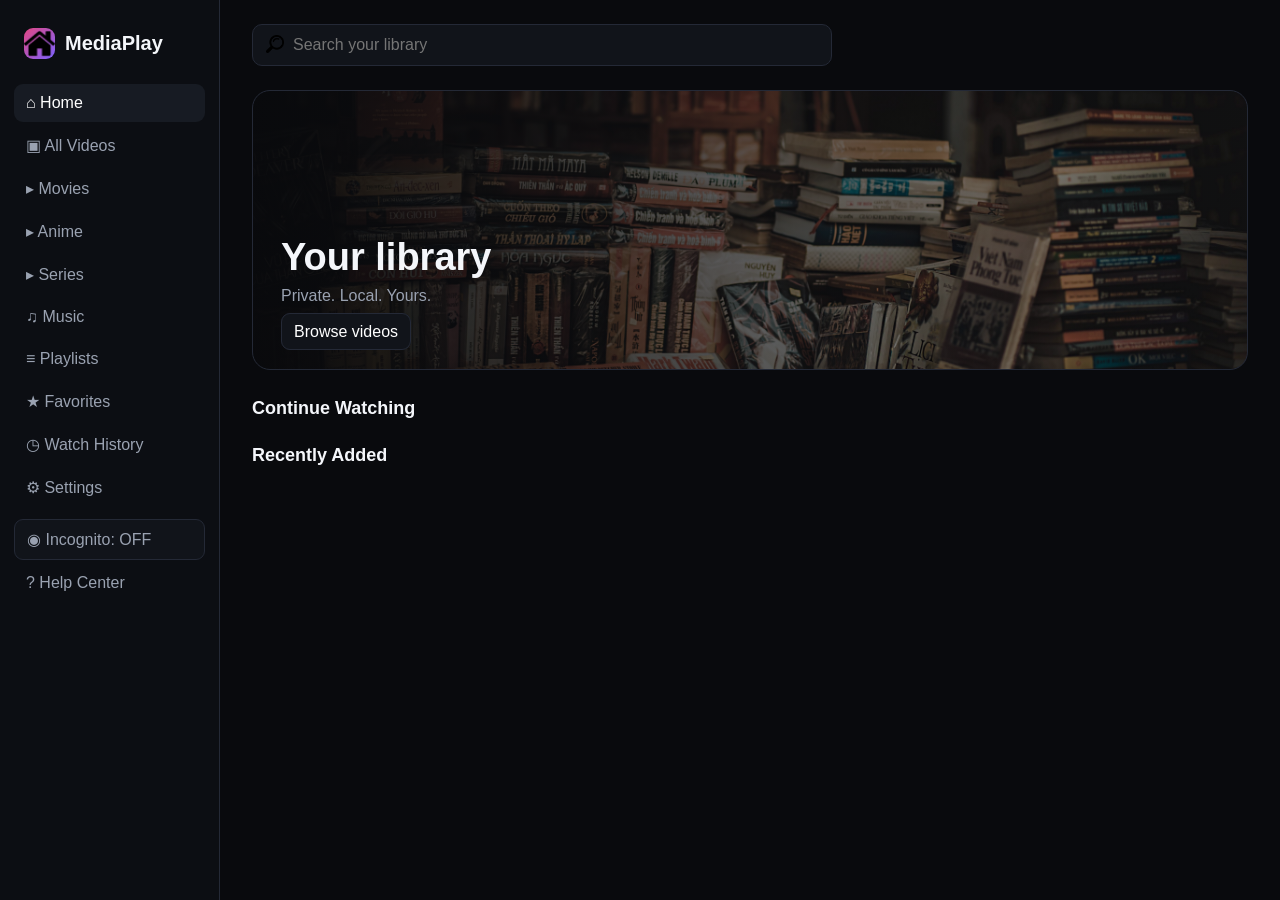
<file: index.html>
<!doctype html>
<html lang="en">
    <head>
        <meta charset="utf-8" />
        <meta name="viewport" content="width=device-width,initial-scale=1" />
        <title>MediaPlay</title>
        <link rel="stylesheet" href="assets/css/styles.css" />
    </head>
    <body>
        <div class="shell">
            <aside class="sidebar" id="sidebar">
                <div class="brand"><span class="brand-mark">▶</span> MediaPlay</div>
                <nav class="nav">
                    <a class="active" href="index.html">⌂ Home</a><a href="library.html">▣ All Videos</a>
                    <a href="library.html?category=movies">▸ Movies</a
                    ><a href="library.html?category=anime">▸ Anime</a>
                    <a href="library.html?category=series">▸ Series</a><a href="music.html">♫ Music</a>
                    <a href="playlists.html">≡ Playlists</a><a href="favorites.html">★ Favorites</a>
                    <a href="history.html">◷ Watch History</a><a href="settings.html">⚙ Settings</a>
                </nav>
            </aside>
            <main class="main">
                <div class="topbar">
                    <button class="icon-btn mobile-menu">☰</button>
                    <div class="search"><span>⌕</span><input id="searchInput" placeholder="Search your library" /></div>
                    <div class="top-actions"><button id="incognitoIndicator" class="incognito">Incognito</button></div>
                </div>
                <section class="hero">
                    <div>
                        <h1>Your library</h1>
                        <p>Private. Local. Yours.</p>
                        <a class="btn" id="backToLibrary" href="library.html">Browse videos</a>
                    </div>
                </section>
                <h2 class="section-title">Continue Watching</h2>
                <div id="continueContent"></div>
                <h2 class="section-title">Recently Added</h2>
                <div id="recentVideos"></div>
            </main>
        </div>
        <script src="assets/js/storage.js"></script>
        <script src="assets/js/app.js"></script>
        <script>
            MediaApp.initShell();
            MediaApp.initIndex();
        </script>
    </body>
</html>
</file>
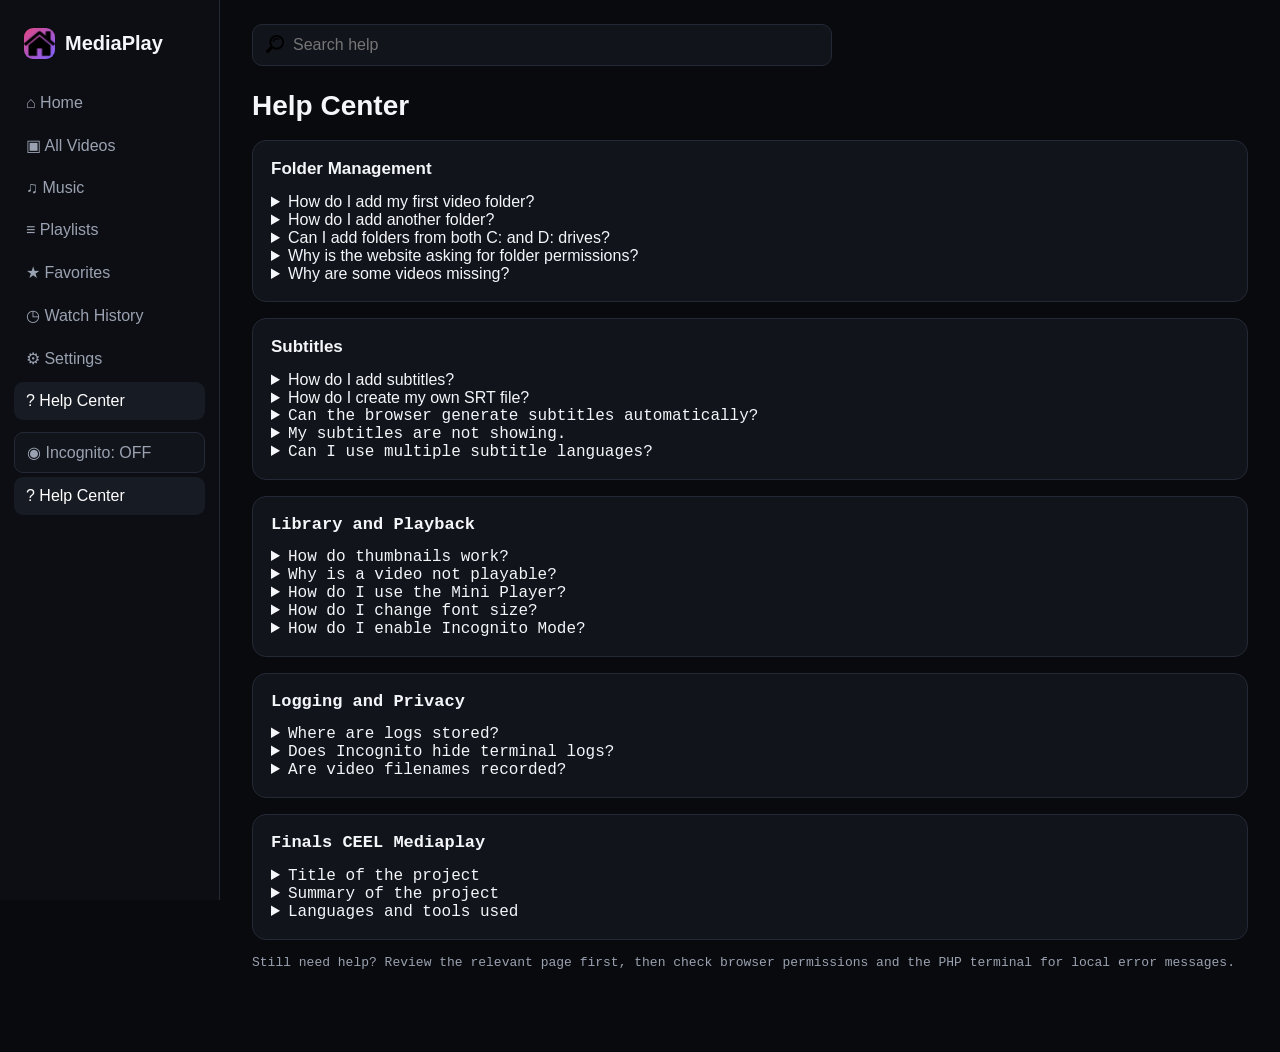
<file: help.html>
<!doctype html>
<html lang="en">
    <head>
        <meta charset="utf-8" />
        <meta name="viewport" content="width=device-width,initial-scale=1" />
        <title>Help Center - MediaPlay</title>
        <link rel="stylesheet" href="assets/css/styles.css" />
    </head>
    <body>
        <div class="shell">
            <aside class="sidebar" id="sidebar">
                <div class="brand"><span class="brand-mark">▶</span> MediaPlay</div>
                <nav class="nav">
                    <a href="index.html">⌂ Home</a><a href="library.html">▣ All Videos</a
                    ><a href="music.html">♫ Music</a><a href="playlists.html">≡ Playlists</a
                    ><a href="favorites.html">★ Favorites</a><a href="history.html">◷ Watch History</a
                    ><a href="settings.html">⚙ Settings</a><a class="active" href="help.html">? Help Center</a>
                </nav>
            </aside>
            <main class="main">
                <div class="topbar">
                    <button class="icon-btn mobile-menu">☰</button>
                    <div class="search"><span>⌕</span><input id="faqSearch" placeholder="Search help" /></div>
                </div>
                <h1 class="page-title">Help Center</h1>
                <div id="faq">
                    
                    <section class="panel faq-category" data-category="folders">
                        <h2>Folder Management</h2>
                        <details>
                            <summary>How do I add my first video folder?</summary>
                            <p>
                                Open Settings and enter the absolute directory path that PHP can read, such as
                                <code>/home/user/Videos</code> or <code>D:\Media\Videos</code>, then choose Authorize.
                            </p>
                        </details>
                        <details>
                            <summary>How do I add another folder?</summary>
                            <p>
                                Repeat authorization in Settings. MediaPlay keeps all valid authorized directories. Use
                                “Remove” beside a directory to remove only that directory.
                            </p>
                        </details>
                        <details>
                            <summary>Can I add folders from both C: and D: drives?</summary>
                            <p>
                                Yes. If PHP is running with permission to read each drive, you may authorize directories
                                on each drive separately.
                            </p>
                        </details>
                        <details>
                            <summary>Why is the website asking for folder permissions?</summary>
                            <p>
                                Browsers do not allow websites to freely discover arbitrary folders. The native folder
                                picker or the server-readable path field ensures access is explicit and limited.
                            </p>
                        </details>
                        <details>
                            <summary>Why are some videos missing?</summary>
                            <p>
                                Check that the folder is authorized, readable by PHP, and contains a supported
                                extension: MP4, MKV, AVI, MOV, WMV, WEBM, M4V, MPG, MPEG, or TS.
                            </p>
                        </details>
                    </section>
                    
                    <section class="panel faq-category" data-category="subtitles" style="margin-top: 16px">
                        <h2>Subtitles</h2>
                        <details>
                            <summary>How do I add subtitles?</summary>
                            <p>
                                Place an SRT file beside the video and use the same filename:
                                <code>MyMovie.mp4</code> and <code>MyMovie.srt</code>. Open the video and use the
                                Subtitles selector.
                            </p>
                        </details>
                        <details>
                            <summary>How do I create my own SRT file?</summary>
                            <p>
                                Use Notepad or subtitle software, save with a UTF-8 <code>.srt</code> extension, and
                                include numbered entries with <code>HH:MM:SS,mmm --> HH:MM:SS,mmm</colibraryde> timestamps.
                            </p>
                            <pre>1\n00:00:01,000 --> 00:00:04,000\nWelcome to my video!</pre>
                        </details>
                        <details>
                            <summary>Can the browser generate subtitles automatically?</summary>
                            <p>
                                No. MediaPlay only loads existing SRT or VTT files. Automatic speech recognition would
                                require separately added software or an internet service and is not currently
                                implemented.
                            </p>
                        </details>
                        <details>
                            <summary>My subtitles are not showing.</summary>
                            <p>
                                Confirm a matching filename, an actual <code>.srt</code> extension, valid UTF-8 content,
                                and that the folder remains authorized.
                            </p>
                        </details>
                        <details>
                            <summary>Can I use multiple subtitle languages?</summary>
                            <p>
                                Yes, organize files as <code>MyMovie.en.srt</code>, <code>MyMovie.fil.srt</code>, and
                                <code>MyMovie.ja.srt</code>. Matching base names are offered in the player’s subtitle
                                selector.
                            </p>
                        </details>
                    </section>
                    <section class="panel faq-category" data-category="library" style="margin-top: 16px">
                        <h2>Library and Playback</h2>
                        <details>
                            <summary>How do thumbnails work?</summary>
                            <p>
                                The library generates thumbnails in the background, saves only each captured image in
                                IndexedDB, and reuses saved thumbnails. Generation is limited to a small queue;
                                unsupported or unreadable videos can be retried from their library card. Videos are not
                                uploaded. Use “Refresh thumbnail” in the player to replace a saved image.
                            </p>
                        </details>
                        <details>
                            <summary>Why is a video not playable?</summary>
                            <p>
                                Try MP4 or WebM first. Some codecs, especially those inside AVI or MKV containers,
                                require FFmpeg or a browser with matching codec support.
                            </p>
                        </details>
                        <details>
                            <summary>How do I use the Mini Player?</summary>
                            <p>
                                Start a video or use browser controls. A floating Mini Player preserves the local
                                playback state while you navigate. It can be minimized or closed.
                            </p>
                        </details>
                        <details>
                            <summary>How do I change font size?</summary>
                            <p>
                                Open Settings, use the Font size controls, and refresh or reopen the site. The
                                preference is saved locally.
                            </p>
                        </details>
                        <details>
                            <summary>How do I enable Incognito Mode?</summary>
                            <p>
                                Open the hamburger menu and select Incognito: OFF to change it to ON. It disables
                                application-level history and playback persistence for your session.
                            </p>
                        </details>
                    </section>
                    <section class="panel faq-category" data-category="privacy" style="margin-top: 16px">
                        <h2>Logging and Privacy</h2>
                        <details>
                            <summary>Where are logs stored?</summary>
                            <p>
                                MediaPlay does not create a separate application log file. PHP’s development server
                                prints connection requests and errors only to the terminal.
                            </p>
                        </details>
                        <details>
                            <summary>Does Incognito hide terminal logs?</summary>
                            <p>
                                No. It cannot control PHP, operating-system, browser, or network records. It only
                                prevents MediaPlay from saving application activity in browser storage.
                            </p>
                        </details>
                        <details>
                            <summary>Are video filenames recorded?</summary>
                            <p>
                                The PHP development server may print requested URL paths in terminal output. MediaPlay
                                does not create persistent application logs or transmit filenames elsewhere.
                            </p>
                        </details>
                    </section>
                    <section class="panel faq-category" data-category="school-project" style="margin-top: 16px">
                        <h2>Finals CEEL Mediaplay</h2>
                        <details>
                            <summary>Title of the project</summary>
                            <p><strong>MediaPlay</strong></p>
                        </details>
                        <details>
                            <summary>Summary of the project</summary>
                            <p>
                                MediaPlay is a private, local media library for organizing and playing video and music
                                files. It lets users authorize folders, browse their media, manage playlists and
                                favorites, view watch history, and play content without a login or cloud database.
                            </p>
                        </details>
                        <details>
                            <summary>Languages and tools used</summary>
                            <p>
                                <strong>Languages:</strong> HTML, CSS, JavaScript, and PHP.<br>
                                <strong>Other tools:</strong> Local Storage and IndexedDB for browser data, FFmpeg
                                for optional media processing, and the PHP development server.
                            </p>
                        </details>
                    </section>
                </div>
                <p class="notice">
                    Still need help? Review the relevant page first, then check browser permissions and the PHP terminal
                    for local error messages.
                </p>
            </main>
        </div>
        <script src="assets/js/storage.js"></script>
        <script src="assets/js/app.js"></script>
        <script>
            MediaApp.initShell();
            document.getElementById("faqSearch").addEventListener("input", (e) => {
                const term = e.target.value.toLower().trim();
                document.querySelectorAll("#faq details").forEach((detail) => {
                    detail.hidden = term && !detail.textContent.toLowerCase().includes(term);
                });
            });
        </script>
    </body>
</html>
</file>
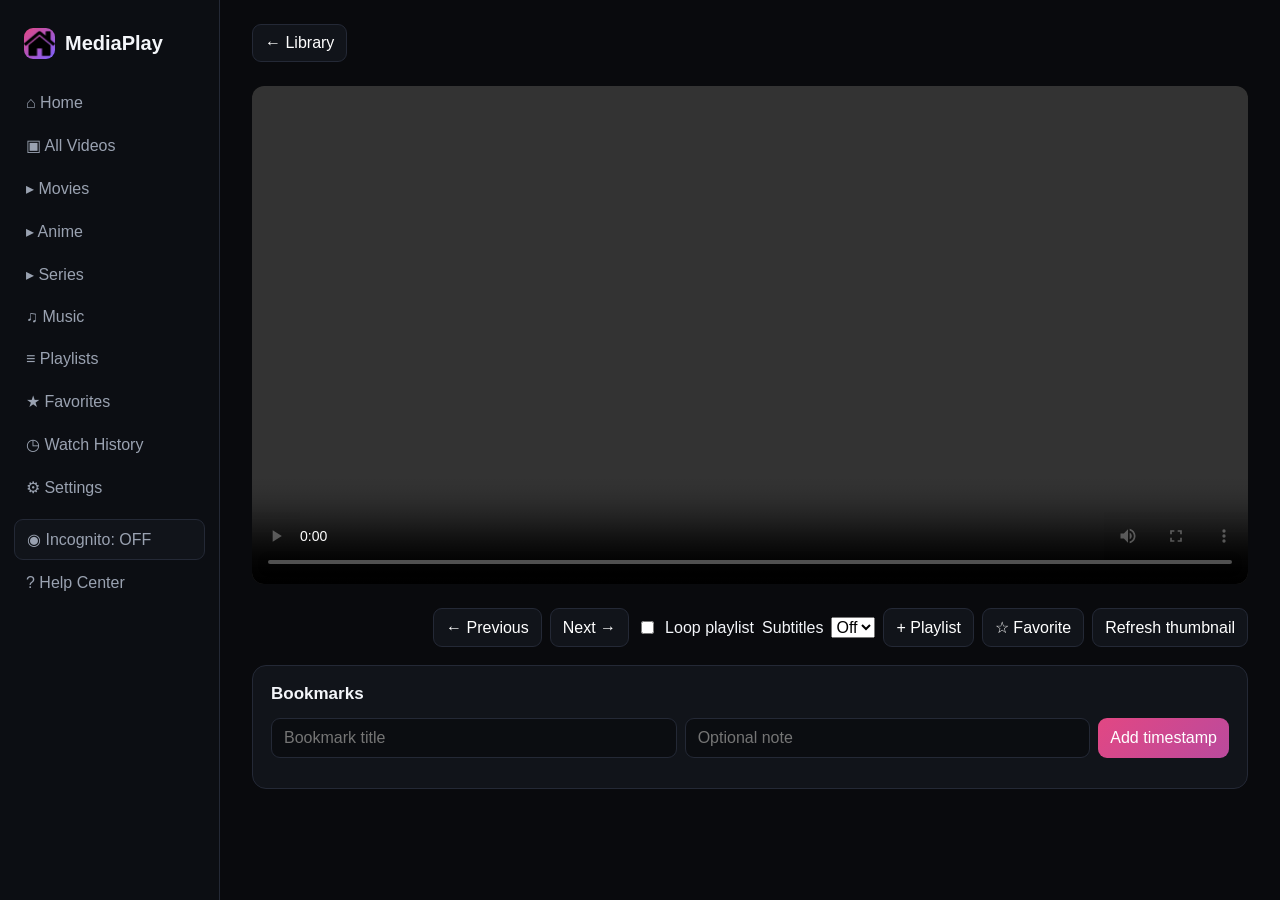
<file: player.html>
<!doctype html>
<html lang="en">
    <head>
        <meta charset="utf-8" />
        <meta name="viewport" content="width=device-width,initial-scale=1" />
        <title>Playing - MediaPlay</title>
        <link rel="stylesheet" href="assets/css/styles.css" />
    </head>
    <body>
        <div class="shell">
            <aside class="sidebar" id="sidebar">
                <div class="brand"><span class="brand-mark">▶</span> MediaPlay</div>
                <nav class="nav">
                    <a href="index.html">⌂ Home</a><a class="active" href="library.html">▣ All Videos</a
                    ><a href="library.html?category=movies">▸ Movies</a><a href="library.html?category=anime">▸ Anime</a
                    ><a href="library.html?category=series">▸ Series</a><a href="music.html">♫ Music</a
                    ><a href="playlists.html">≡ Playlists</a><a href="favorites.html">★ Favorites</a
                    ><a href="history.html">◷ Watch History</a><a href="settings.html">⚙ Settings</a>
                </nav>
            </aside>
            <main class="main">
                <div class="topbar">
                    <button class="icon-btn mobile-menu">☰</button><a class="btn" href="library.html">← Library</a>
                    <div class="top-actions"><button id="incognitoIndicator" class="incognito">Incognito</button></div>
                </div>
                <div class="player-layout">
                    <div id="videoArea">
                        <video id="video" controls playsinline></video>
                        <div id="timelineMarkers" class="timeline-markers" title="Saved bookmark markers"></div>
                    </div>
                    <div class="player-info">
                        <div>
                            <h1 id="videoTitle"></h1>
                            <div id="videoMeta" class="notice"></div>
                        </div>
                        <div class="player-actions">
                            <button class="btn" id="previousVideo">← Previous</button
                            ><button class="btn" id="nextVideo">Next →</button
                            ><label class="toggle"><input id="playlistRepeat" type="checkbox" /> Loop playlist</label
                            ><label class="toggle"
                                >Subtitles
                                <select id="subtitleSelect">
                                    <option value="">Off</option>
                                </select></label
                            ><button class="btn" id="addPlaylistButton">+ Playlist</button
                            ><button class="btn" id="favoriteButton">☆ Favorite</button
                            ><button class="btn" id="refreshThumbnail">Refresh thumbnail</button>
                        </div>
                    </div>
                    <section class="panel" style="margin-top: 18px">
                        <h2>Bookmarks</h2>
                        <div class="field">
                            <input id="bookmarkTitle" placeholder="Bookmark title" /><input
                                id="bookmarkNote"
                                placeholder="Optional note"
                            /><button class="btn btn-primary" id="addBookmark">Add timestamp</button>
                        </div>
                        <div id="bookmarkList" class="notice" style="margin-top: 12px"></div>
                    </section>
                </div>
            </main>
        </div>
        <script src="assets/js/storage.js"></script>
        <script src="assets/js/app.js"></script>
        <script>
            MediaApp.initShell();
            MediaApp.initPlayer();
        </script>
    </body>
</html>
</file>
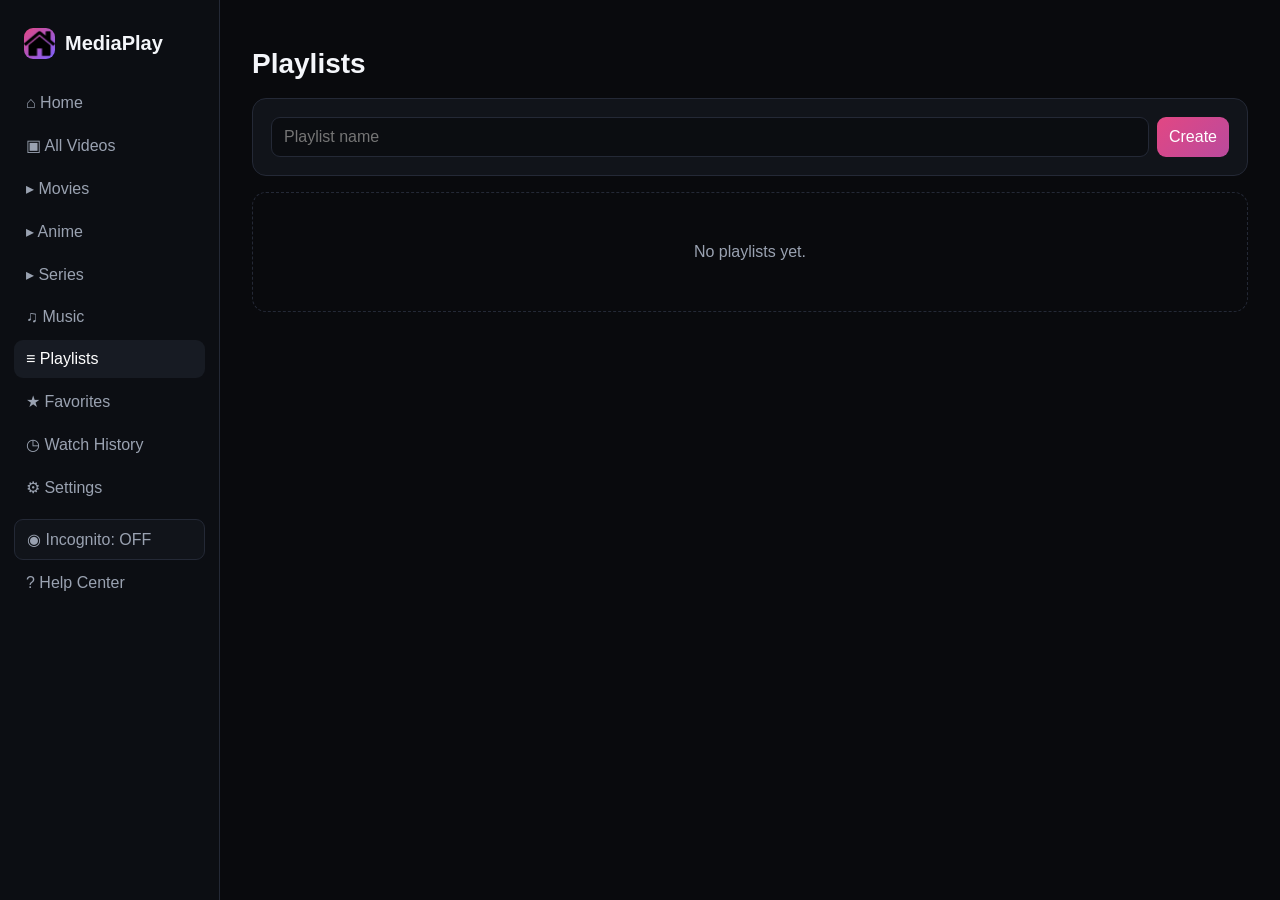
<file: playlists.html>
<!doctype html>
<html lang="en">
    <head>
        <meta charset="utf-8" />
        <meta name="viewport" content="width=device-width,initial-scale=1" />
        <title>Playlists - MediaPlay</title>
        <link rel="stylesheet" href="assets/css/styles.css" />
    </head>
    <body>
        <div class="shell">
            <aside class="sidebar" id="sidebar">
                <div class="brand"><span class="brand-mark">▶</span> MediaPlay</div>
                <nav class="nav">
                    <a href="index.html">⌂ Home</a><a href="library.html">▣ All Videos</a
                    ><a href="library.html?category=movies">▸ Movies</a><a href="library.html?category=anime">▸ Anime</a
                    ><a href="library.html?category=series">▸ Series</a><a href="music.html">♫ Music</a
                    ><a class="active" href="playlists.html">≡ Playlists</a><a href="favorites.html">★ Favorites</a
                    ><a href="history.html">◷ Watch History</a><a href="settings.html">⚙ Settings</a>
                </nav>
            </aside>
            <main class="main">
                <div class="topbar">
                    <button class="icon-btn mobile-menu">☰</button>
                    <div class="top-actions"><button id="incognitoIndicator" class="incognito">Incognito</button></div>
                </div>
                <h1 class="page-title">Playlists</h1>
                <div class="panel">
                    <div class="field">
                        <input id="playlistName" placeholder="Playlist name" /><button
                            class="btn btn-primary"
                            id="createPlaylist"
                        >
                            Create
                        </button>
                    </div>
                </div>
                <div id="playlistContent" style="margin-top: 16px"></div>
            </main>
        </div>
        <script src="assets/js/storage.js"></script>
        <script src="assets/js/app.js"></script>
        <script>
            MediaApp.initShell();
            const content = document.getElementById("playlistContent");
            function escapeText(v) {
                return String(v).replace(
                    /[&<>"']/g,
                    (c) => ({ "&": "&amp;", "<": "&lt;", ">": "&gt;", '"': "&quot;", "'": "&#39;" })[c]
                );
            }
            function render() {
                const lists = MediaStore.playlists();
                content.innerHTML = lists.length
                    ? lists
                          .map(
                              (p, index) =>
                                  `<section class="panel" style="margin-bottom:12px" data-index="${index}"><div style="display:flex;align-items:center;gap:8px"><button class="playlist-name" style="flex:1" data-index="${index}">${escapeText(p.name)}</button><button class="btn play" data-index="${index}" ${p.items.length ? "" : "disabled"}>Play</button><button class="btn rename" data-index="${index}">Rename</button><button class="btn delete" data-index="${index}">Delete</button></div><div class="notice playlist-items" data-index="${index}" hidden>${p.items.length ? p.items.map((x, i) => `<div draggable="true" data-item="${i}">${i + 1}. ${escapeText(x.name || x.path)}</div>`).join("") : "No media added yet. Use “+ Playlist” in the video player."}</div></section>`
                          )
                          .join("")
                    : '<div class="empty">No playlists yet.</div>';
                content.querySelectorAll(".playlist-name").forEach((b) =>
                    b.addEventListener("click", () => {
                        const items = content.querySelector(`.playlist-items[data-index="${b.dataset.index}"]`);
                        b.classList.toggle("active");
                        items.hidden = !items.hidden;
                    })
                );
                content.querySelectorAll(".play").forEach((b) =>
                    b.addEventListener("click", () => {
                        const p = MediaStore.playlists()[Number(b.dataset.index)];
                        if (p?.items?.length)
                            location.href = `player.html?file=${encodeURIComponent(p.items[0].path)}&playlist=${b.dataset.index}`;
                    })
                );
                content.querySelectorAll(".delete").forEach((b) =>
                    b.addEventListener("click", () => {
                        const i = Number(b.dataset.index);
                        if (confirm("Delete this playlist?")) {
                            const p = MediaStore.playlists();
                            p.splice(i, 1);
                            MediaStore.savePlaylists(p);
                            render();
                        }
                    })
                );
                content.querySelectorAll(".rename").forEach((b) =>
                    b.addEventListener("click", () => {
                        const i = Number(b.dataset.index);
                        const name = prompt("Playlist name", MediaStore.playlists()[i].name);
                        if (name?.trim()) {
                            const p = MediaStore.playlists();
                            p[i].name = name.trim();
                            MediaStore.savePlaylists(p);
                            render();
                        }
                    })
                );
            }
            document.getElementById("createPlaylist").addEventListener("click", () => {
                const input = document.getElementById("playlistName");
                const name = input.value.trim();
                if (!name) return;
                const p = MediaStore.playlists();
                p.push({ name, items: [] });
                MediaStore.savePlaylists(p);
                input.value = "";
                render();
            });
            render();
        </script>
    </body>
</html>
</file>
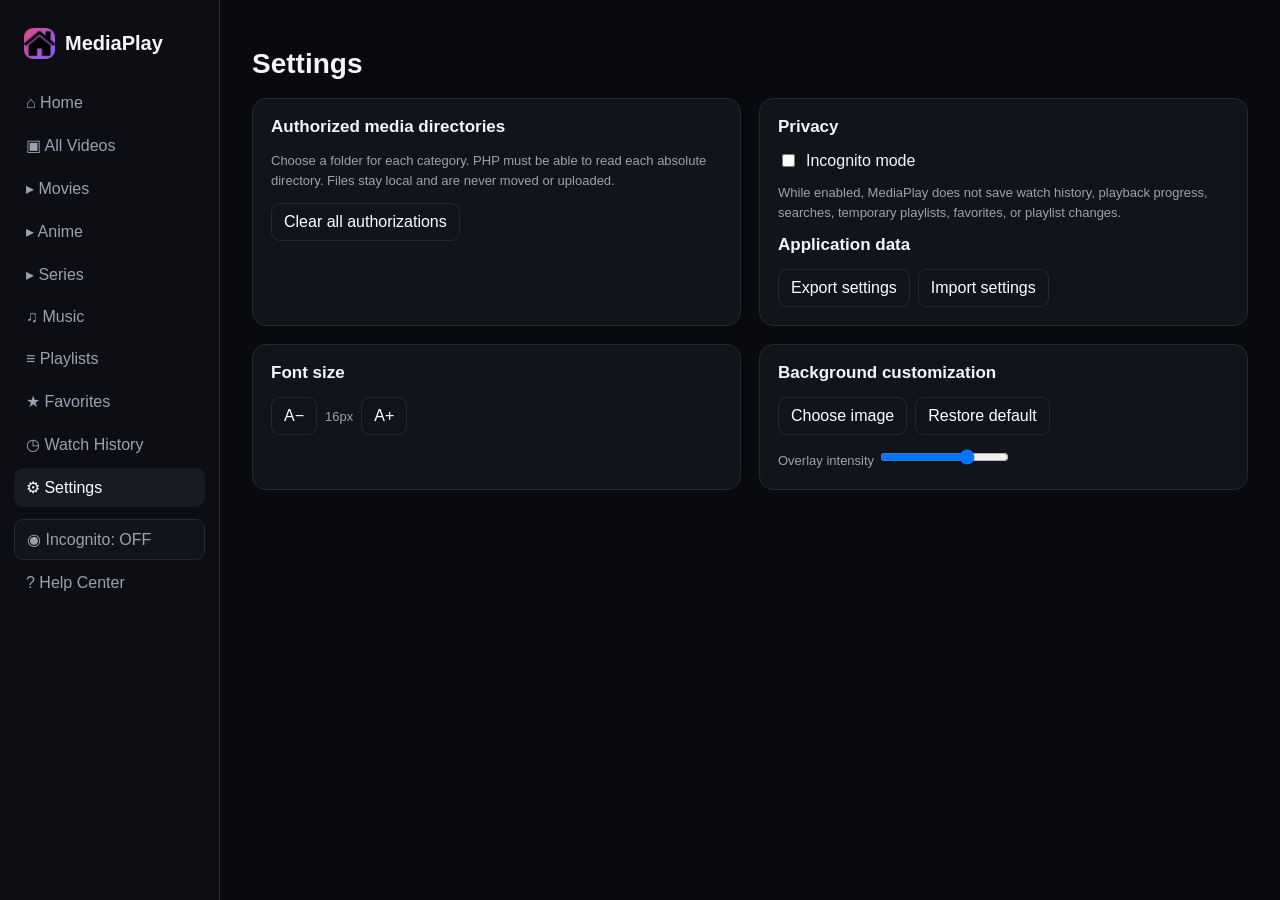
<file: settings.html>
<!doctype html>
<html lang="en">
    <head>
        <meta charset="utf-8" />
        <meta name="viewport" content="width=device-width,initial-scale=1" />
        <title>Settings - MediaPlay</title>
        <link rel="stylesheet" href="assets/css/styles.css" />
    </head>
    <body>
        <div class="shell">
            <aside class="sidebar" id="sidebar">
                <div class="brand"><span class="brand-mark">▶</span> MediaPlay</div>
                <nav class="nav">
                    <a href="index.html">⌂ Home</a><a href="library.html">▣ All Videos</a
                    ><a href="library.html?category=movies">▸ Movies</a><a href="library.html?category=anime">▸ Anime</a
                    ><a href="library.html?category=series">▸ Series</a><a href="music.html">♫ Music</a
                    ><a href="playlists.html">≡ Playlists</a><a href="favorites.html">★ Favorites</a
                    ><a href="history.html">◷ Watch History</a><a class="active" href="settings.html">⚙ Settings</a>
                </nav>
            </aside>
            <main class="main">
                <div class="topbar">
                    <button class="icon-btn mobile-menu">☰</button>
                    <div class="top-actions"><button id="incognitoIndicator" class="incognito">Incognito</button></div>
                </div>
                <h1 class="page-title">Settings</h1>
                <div class="settings-grid">
                    <section class="panel">
                        <h2>Authorized media directories</h2>
                        <p class="notice">
                            Choose a folder for each category. PHP must be able to read each absolute directory. Files
                            stay local and are never moved or uploaded.
                        </p>
                        <div id="categoryFolders"></div>
                        <div style="margin-top: 10px">
                            <button class="btn" id="clearRootButton">Clear all authorizations</button>
                        </div>
                    </section>
                    <section class="panel">
                        <h2>Privacy</h2>
                        <label class="toggle"><input id="incognitoToggle" type="checkbox" /> Incognito mode</label>
                        <p class="notice">
                            While enabled, MediaPlay does not save watch history, playback progress, searches, temporary
                            playlists, favorites, or playlist changes.
                        </p>
                        <h2>Application data</h2>
                        <div class="field">
                            <button class="btn" id="exportButton">Export settings</button
                            ><button class="btn" id="importButton">Import settings</button
                            ><input id="importFile" type="file" accept="application/json" hidden />
                        </div>
                    </section>
                    <section class="panel">
                        <h2>Font size</h2>
                        <div class="field">
                            <button class="btn" id="fontDecrease">A−</button
                            ><span id="fontValue" class="notice" style="align-self: center"></span
                            ><button class="btn" id="fontIncrease">A+</button>
                        </div>
                    </section>
                    <section class="panel">
                        <h2>Background customization</h2>
                        <div class="field">
                            <button class="btn" id="backgroundButton">Choose image</button
                            ><button class="btn" id="backgroundReset">Restore default</button
                            ><input id="backgroundFile" type="file" accept="image/jpeg,image/png,image/webp" hidden />
                        </div>
                        <label class="notice" style="display: block; margin-top: 12px"
                            >Overlay intensity <input id="backgroundOpacity" type="range" min="30" max="90" value="72"
                        /></label>
                    </section>
                </div>
            </main>
        </div>
        <script src="assets/js/storage.js"></script>
        <script src="assets/js/app.js"></script>
        <script>
            MediaApp.initShell();
            MediaApp.initSettings();
            MediaApp.initCommonControls();
            document.getElementById("incognitoToggle").checked = MediaStore.incognito();
            document.getElementById("exportButton").addEventListener("click", () => {
                const blob = new Blob([JSON.stringify(MediaStore.exportData(), null, 2)], { type: "application/json" });
                const a = document.createElement("a");
                a.href = URL.createObjectURL(blob);
                a.download = "mediaplay-settings.json";
                a.click();
                URL.revokeObjectURL(a.href);
            });
            document
                .getElementById("importButton")
                .addEventListener("click", () => document.getElementById("importFile").click());
            document.getElementById("importFile").addEventListener("change", async (e) => {
                const file = e.target.files[0];
                if (!file) return;
                try {
                    MediaStore.importData(JSON.parse(await file.text()));
                    alert("Settings imported.");
                } catch {
                    alert("Invalid settings file.");
                }
            });
            (function () {
                let size = MediaStore.prefs().fontSize || 16;
                function setFont(next) {
                    size = Math.max(12, Math.min(24, next));
                    const prefs = MediaStore.prefs();
                    prefs.fontSize = size;
                    MediaStore.savePrefs(prefs);
                    document.documentElement.style.setProperty("--site-font-size", size + "px");
                    document.getElementById("fontValue").textContent = size + "px";
                }
                setFont(size);
                document.getElementById("fontDecrease").addEventListener("click", () => setFont(size - 1));
                document.getElementById("fontIncrease").addEventListener("click", () => setFont(size + 1));
                const opacity = document.getElementById("backgroundOpacity");
                opacity.value = MediaStore.prefs().backgroundOpacity || 72;
                opacity.addEventListener("input", () => {
                    const prefs = MediaStore.prefs();
                    prefs.backgroundOpacity = opacity.value;
                    MediaStore.savePrefs(prefs);
                    location.reload();
                });
                document
                    .getElementById("backgroundButton")
                    .addEventListener("click", () => document.getElementById("backgroundFile").click());
                document.getElementById("backgroundFile").addEventListener("change", async (e) => {
                    const file = e.target.files[0];
                    if (!file) return;
                    await MediaStore.dbSet("background", "image", file);
                    const prefs = MediaStore.prefs();
                    prefs.backgroundOpacity = opacity.value;
                    MediaStore.savePrefs(prefs);
                    location.reload();
                });
                document.getElementById("backgroundReset").addEventListener("click", async () => {
                    await MediaStore.dbDelete("background", "image");
                    const prefs = MediaStore.prefs();
                    delete prefs.backgroundOpacity;
                    MediaStore.savePrefs(prefs);
                    location.reload();
                });
            })();
        </script>
    </body>
</html>
</file>
<file: assets/css/styles.css>
:root {
   --bg: #090a0d;
   --panel: #11141a;
   --panel-2: #171b23;
   --text: #f4f6fa;
   --muted: #9aa2b1;
   --accent: #e24783;
   --accent-2: #7d62ff;
   --line: #242936;
   --radius: 14px;
   --site-font-size: 16px;
}

* {
   box-sizing: border-box;
}

html {
   font-size: var(--site-font-size);
}

body {
   margin: 0;
   background: var(--bg);
   color: var(--text);
   font-family: Inter, Segoe UI, Arial, sans-serif;
}

button,
input,
select {
   font: inherit;
}

button {
   cursor: pointer;
}

.shell {
   display: grid;
   grid-template-columns: 220px minmax(0, 1fr);
   min-height: 100vh;
}

.sidebar {
   position: sticky;
   top: 0;
   height: 100vh;
   padding: 22px 14px;
   background: #0c0e13;
   border-right: 1px solid var(--line);
}

.brand {
   display: flex;
   align-items: center;
   gap: 10px;
   height: 42px;
   padding: 0 10px;
   font-size: 20px;
   font-weight: 800;
}

.brand-mark {
   width: 31px;
   height: 31px;
   border-radius: 9px;
   display: grid;
   place-items: center;
   overflow: hidden;
   background: linear-gradient(135deg, var(--accent), var(--accent-2));
}

.brand-mark img {
   width: 100%;
   height: 100%;
   object-fit: cover;
}

.nav {
   display: flex;
   flex-direction: column;
   gap: 4px;
   margin-top: 20px;
}

.nav a {
   color: var(--muted);
   text-decoration: none;
   display: flex;
   align-items: center;
   gap: 11px;
   padding: 10px 12px;
   border-radius: 9px;
}

.nav a:hover,
.nav a.active {
   color: white;
   background: var(--panel-2);
}

.nav .incognito-menu {
   width: 100%;
   border: 1px solid var(--line);
   background: var(--panel);
   color: var(--muted);
   border-radius: 9px;
   padding: 10px 12px;
   text-align: left;
   margin-top: 8px;
}

.nav .incognito-menu.enabled {
   background: #5a3023;
   border-color: #a66a50;
   color: white;
}

.nav svg {
   width: 18px;
   height: 18px;
}

.main {
   min-width: 0;
   padding: 24px 32px 50px;
}

.topbar {
   display: flex;
   align-items: center;
   gap: 16px;
   margin-bottom: 24px;
}

.search {
   flex: 1;
   max-width: 580px;
   position: relative;
}

.search input {
   width: 100%;
   border: 1px solid var(--line);
   background: var(--panel);
   color: white;
   border-radius: 10px;
   padding: 11px 14px 11px 40px;
   outline: none;
}

.search input:focus {
   border-color: #6d7283;
}

.search span {
   position: absolute;
   left: 14px;
   top: 11px;
   color: var(--muted);
}

.search span img {
   width: 18px;
   height: 18px;
   object-fit: contain;
}

.top-actions {
   display: flex;
   gap: 8px;
   margin-left: auto;
}

.icon-btn,
.btn {
   border: 1px solid var(--line);
   background: var(--panel);
   color: white;
   border-radius: 9px;
   padding: 9px 12px;
   text-decoration: none;
}

.icon-btn {
   width: 38px;
   height: 38px;
}

.btn-primary {
   border: 0;
   background: linear-gradient(135deg, var(--accent), #ba4a9d);
}

.page-title {
   font-size: 28px;
   margin: 0 0 18px;
}

h2.section-title {
   font-size: 18px;
   margin: 26px 0 12px;
}

.grid {
   display: grid;
   grid-template-columns: repeat(auto-fill, minmax(175px, 1fr));
   gap: 16px;
}

.card {
   min-width: 0;
   background: var(--panel);
   border: 1px solid transparent;
   border-radius: var(--radius);
   overflow: hidden;
   cursor: pointer;
   transition: 0.18s ease;
}

.card:hover {
   transform: translateY(-3px);
   border-color: #343947;
}

.thumb {
   aspect-ratio: 16/9;
   background: linear-gradient(135deg, #202633, #12151b);
   display: grid;
   place-items: center;
   position: relative;
   color: #697187;
}

.thumb-art {
   aspect-ratio: 1;
}

.thumbnail-progress {
   color: var(--muted);
   font-size: 13px;
   margin: 0 0 12px;
}

.thumbnail-loading {
   color: #9aa2b1;
}

.thumbnail-placeholder {
   color: #c2c7d1;
   font-size: 12px;
   text-align: center;
   padding: 8px;
}

.thumbnail-retry {
   position: absolute;
   bottom: 8px;
   border: 1px solid #596174;
   border-radius: 6px;
   background: rgba(9, 10, 13, 0.9);
   color: white;
   padding: 5px 9px;
   font-size: 12px;
}

.card-info {
   padding: 11px;
}

.card-name {
   white-space: nowrap;
   overflow: hidden;
   text-overflow: ellipsis;
   font-size: 14px;
   font-weight: 700;
}

.card-meta {
   color: var(--muted);
   font-size: 12px;
   margin-top: 5px;
   white-space: nowrap;
   overflow: hidden;
   text-overflow: ellipsis;
}

.hero {
   min-height: 280px;
   border-radius: 18px;
   padding: 28px;
   display: flex;
   align-items: flex-end;
   background-image: linear-gradient(90deg,
         rgba(8, 9, 12, 0.92),
         rgba(8, 9, 12, 0.25)),
      url("../..//pictures/Your Library.jpg");
   background-size: cover;
   background-position: center;
   border: 1px solid var(--line);
   margin-bottom: 28px;
}

.hero h1 {
   margin: 0 0 8px;
   font-size: 38px;
}

.hero p {
   color: var(--muted);
   margin: 0 0 18px;
}

.table {
   width: 100%;
   border-collapse: collapse;
}

.table th,
.table td {
   text-align: left;
   padding: 12px 10px;
   border-bottom: 1px solid var(--line);
}

.table th {
   color: var(--muted);
   font-size: 12px;
}

.table tbody tr {
   cursor: pointer;
}

.table tbody tr:hover {
   background: var(--panel);
}

.empty {
   border: 1px dashed var(--line);
   border-radius: var(--radius);
   padding: 50px 20px;
   text-align: center;
   color: var(--muted);
}

.settings-grid {
   display: grid;
   grid-template-columns: minmax(0, 1fr) minmax(0, 1fr);
   gap: 18px;
}

.panel {
   background: var(--panel);
   border: 1px solid var(--line);
   border-radius: var(--radius);
   padding: 18px;
}

.panel h2 {
   margin-top: 0;
   font-size: 17px;
}

.field {
   display: flex;
   gap: 8px;
}

.field input {
   flex: 1;
   min-width: 0;
   border: 1px solid var(--line);
   background: #0b0d11;
   color: white;
   border-radius: 9px;
   padding: 10px 12px;
}

.notice {
   color: var(--muted);
   font-size: 13px;
   line-height: 1.5;
}

.root-display {
   padding: 10px 12px;
   border-radius: 8px;
   background: #0b0d11;
   overflow-wrap: anywhere;
   margin: 10px 0;
}

.incognito {
   background: #8a4d29;
   color: white;
   border: 0;
   border-radius: 999px;
   padding: 7px 10px;
   display: none;
}

.incognito.visible {
   display: block;
}

.player-layout {
   max-width: 1100px;
   margin: auto;
}

video,
audio {
   width: 100%;
   max-height: 70vh;
   background: black;
   border-radius: 12px;
}

.player-info {
   display: flex;
   justify-content: space-between;
   align-items: flex-start;
   gap: 16px;
   padding-top: 14px;
}

.player-info h1 {
   font-size: 21px;
   margin: 0 0 6px;
}

.player-actions {
   display: flex;
   gap: 8px;
}

.toggle {
   display: flex;
   align-items: center;
   gap: 8px;
}

.toggle input {
   accent-color: var(--accent);
}

.music-player {
   position: fixed;
   left: 220px;
   right: 0;
   bottom: 0;
   height: 82px;
   z-index: 20;
   background: #12151c;
   border-top: 1px solid var(--line);
   display: flex;
   align-items: center;
   gap: 14px;
   padding: 12px 24px;
}

.music-meta {
   width: 230px;
   min-width: 0;
}

.music-meta strong,
.music-meta span {
   display: block;
   white-space: nowrap;
   overflow: hidden;
   text-overflow: ellipsis;
}

.music-meta span {
   color: var(--muted);
   font-size: 12px;
}

.music-controls {
   display: flex;
   align-items: center;
   gap: 10px;
}

.music-progress {
   flex: 1;
   accent-color: var(--accent);
}

.mobile-menu {
   display: none;
}

.floating-player {
   position: fixed;
   right: 18px;
   bottom: 18px;
   z-index: 60;
   width: 320px;
   background: #11141a;
   border: 1px solid var(--line);
   border-radius: 12px;
   overflow: hidden;
   box-shadow: 0 16px 50px rgba(0, 0, 0, 0.45);
}

.floating-player video {
   height: 180px;
   display: block;
}

.floating-head {
   height: 42px;
   display: flex;
   align-items: center;
   justify-content: space-between;
   padding: 6px 8px 6px 12px;
}

.floating-player .icon-btn {
   width: 30px;
   height: 30px;
   padding: 4px;
}

.floating-player.minimized video {
   display: none;
}

.timeline-markers {
   position: relative;
   height: 10px;
   margin: -16px 45px 12px;
   pointer-events: none;
}

.timeline-marker {
   position: absolute;
   bottom: 0;
   width: 8px;
   height: 8px;
   border-radius: 50%;
   background: #f2c94c;
   border: 1px solid #111;
   pointer-events: auto;
   cursor: pointer;
}

.playlist-name {
   background: none;
   border: 0;
   color: white;
   font-size: 18px;
   font-weight: 700;
   padding: 4px 0;
   cursor: pointer;
   text-align: left;
}

.playlist-name:hover,
.playlist-name.active {
   text-decoration: underline;
}

@media (max-width: 800px) {
   .shell {
      grid-template-columns: 1fr;
   }

   .sidebar {
      position: fixed;
      z-index: 40;
      left: -220px;
      width: 220px;
      transition: 0.2s;
   }

   .sidebar.open {
      left: 0;
   }

   .main {
      padding: 18px 16px 110px;
   }

   .mobile-menu {
      display: block;
   }

   .settings-grid {
      grid-template-columns: 1fr;
   }

   .grid {
      grid-template-columns: repeat(2, minmax(0, 1fr));
   }

   .music-player {
      left: 0;
   }

   .music-meta {
      width: 140px;
   }
}
</file>
